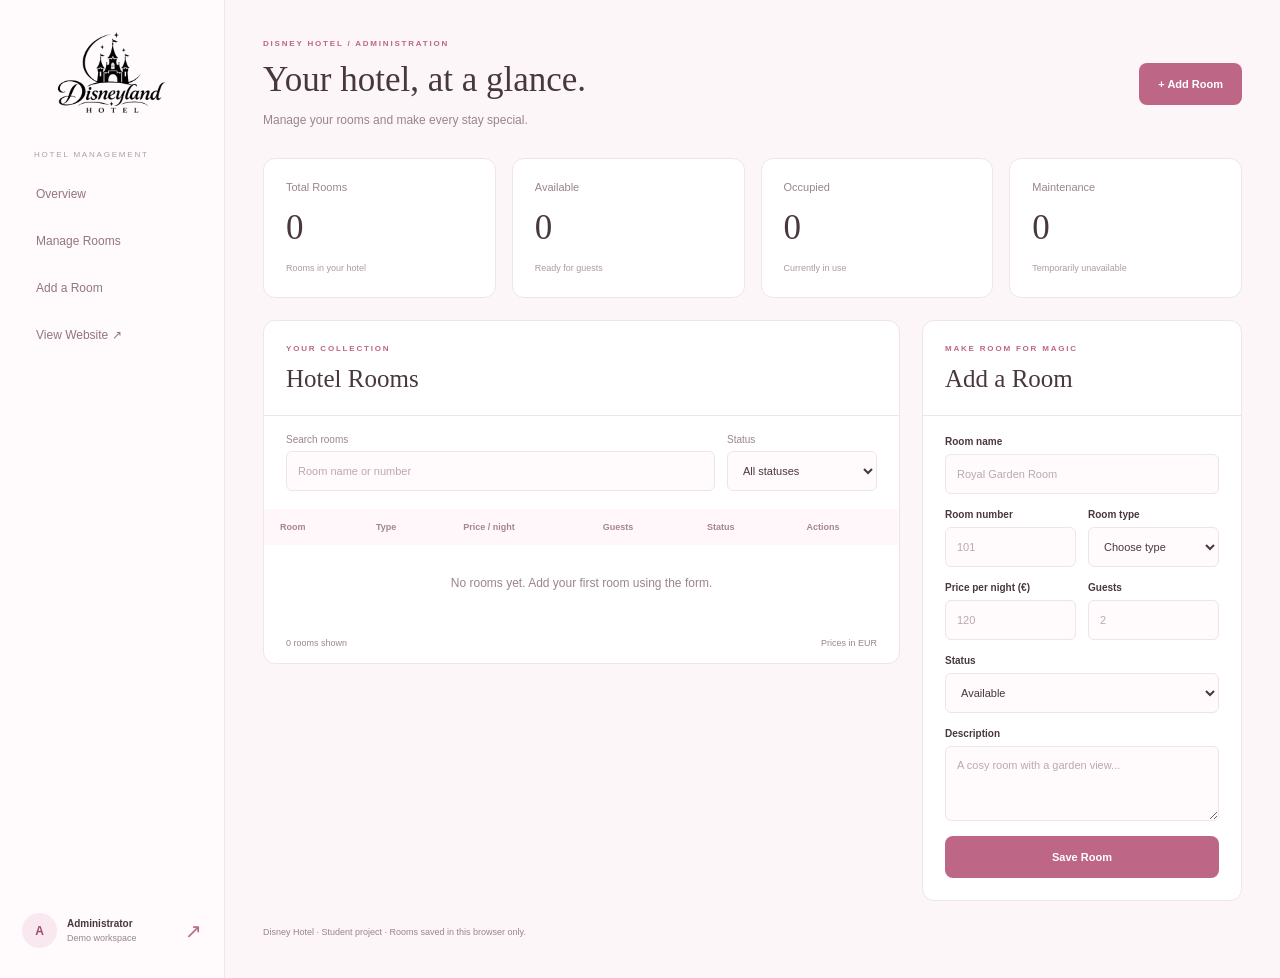
<file: html/admin.html>
<!DOCTYPE html>
<html lang="en">
<head>
  <meta charset="UTF-8">
  <meta name="viewport" content="width=device-width, initial-scale=1.0">
  <title>Admin Panel | Disney Hotel</title>

  <link rel="stylesheet" href="../css/admin.css">
  <script src="../js/admin.js" defer></script>
</head>
<body>

  <div class="dashboard">

    <aside class="sidebar">
      <a href="admin.html" class="logo">
        <img src="../img/logo.png" alt="Disney Hotel">
      </a>

      <p class="sidebar-label">HOTEL MANAGEMENT</p>

      <nav aria-label="Admin navigation">
        <a href="#overview">Overview</a>
        <a href="#rooms">Manage Rooms</a>
        <a href="#room-editor">Add a Room</a>
        <a href="index.html">View Website ↗</a>
      </nav>

      <div class="sidebar-bottom">
        <span class="admin-avatar" aria-hidden="true">A</span>

        <div>
          <strong>Administrator</strong>
          <small>Demo workspace</small>
        </div>

        <a href="login.html" aria-label="Back to Sign In">↗</a>
      </div>
    </aside>

    <main class="main-content">

      <header class="page-header">
        <div>
          <p class="eyebrow">DISNEY HOTEL / ADMINISTRATION</p>
          <h1>Your hotel, at a glance.</h1>
          <p class="subtitle">Manage your rooms and make every stay special.</p>
        </div>

        <button type="button" class="button" id="new-room-button">
          + Add Room
        </button>
      </header>

      <section id="overview" class="statistics" aria-label="Room statistics">

        <article class="stat-card">
          <p>Total Rooms</p>
          <strong id="total-rooms">0</strong>
          <span>Rooms in your hotel</span>
        </article>

        <article class="stat-card">
          <p>Available</p>
          <strong id="available-rooms">0</strong>
          <span>Ready for guests</span>
        </article>

        <article class="stat-card">
          <p>Occupied</p>
          <strong id="occupied-rooms">0</strong>
          <span>Currently in use</span>
        </article>

        <article class="stat-card">
          <p>Maintenance</p>
          <strong id="maintenance-rooms">0</strong>
          <span>Temporarily unavailable</span>
        </article>

      </section>

      <p id="page-message" class="page-message" role="status"></p>

      <div class="workspace">

        <section id="rooms" class="panel rooms-panel" aria-labelledby="rooms-title">

          <header class="panel-header">
            <div>
              <p class="eyebrow">YOUR COLLECTION</p>
              <h2 id="rooms-title">Hotel Rooms</h2>
            </div>
          </header>

          <div class="toolbar">
            <div class="search-field">
              <label for="search">Search rooms</label>

              <input
                type="search"
                id="search"
                placeholder="Room name or number">
            </div>

            <div class="filter-field">
              <label for="status-filter">Status</label>

              <select id="status-filter">
                <option value="all">All statuses</option>
                <option value="available">Available</option>
                <option value="occupied">Occupied</option>
                <option value="maintenance">Maintenance</option>
              </select>
            </div>
          </div>

          <div
            class="table-container"
            tabindex="0"
            role="region"
            aria-label="Rooms table">

            <table>
              <caption class="visually-hidden">
                Hotel rooms, prices, capacity and management actions
              </caption>

              <thead>
                <tr>
                  <th scope="col">Room</th>
                  <th scope="col">Type</th>
                  <th scope="col">Price / night</th>
                  <th scope="col">Guests</th>
                  <th scope="col">Status</th>
                  <th scope="col">Actions</th>
                </tr>
              </thead>

              <tbody id="rooms-list"></tbody>
            </table>

          </div>

          <p id="empty-state" class="empty-state">
            No rooms yet. Add your first room using the form.
          </p>

          <footer class="table-footer">
            <span id="room-count">0 rooms shown</span>
            <span>Prices in EUR</span>
          </footer>

        </section>

        <section
          id="room-editor"
          class="panel editor-panel"
          aria-labelledby="form-title">

          <header class="panel-header">
            <div>
              <p class="eyebrow">MAKE ROOM FOR MAGIC</p>
              <h2 id="form-title">Add a Room</h2>
            </div>
          </header>

          <form id="room-form">

            <div class="field">
              <label for="room-name">Room name</label>

              <input
                type="text"
                id="room-name"
                placeholder="Royal Garden Room"
                maxlength="60"
                required>
            </div>

            <div class="form-row">
              <div class="field">
                <label for="room-number">Room number</label>

                <input
                  type="text"
                  id="room-number"
                  placeholder="101"
                  maxlength="15"
                  required>
              </div>

              <div class="field">
                <label for="room-type">Room type</label>

                <select id="room-type" required>
                  <option value="">Choose type</option>
                  <option value="Classic">Classic</option>
                  <option value="Deluxe">Deluxe</option>
                  <option value="Family">Family</option>
                  <option value="Suite">Suite</option>
                </select>
              </div>
            </div>

            <div class="form-row">
              <div class="field">
                <label for="room-price">Price per night (€)</label>

                <input
                  type="number"
                  id="room-price"
                  placeholder="120"
                  min="1"
                  max="100000"
                  step="0.01"
                  required>
              </div>

              <div class="field">
                <label for="room-capacity">Guests</label>

                <input
                  type="number"
                  id="room-capacity"
                  placeholder="2"
                  min="1"
                  max="20"
                  step="1"
                  required>
              </div>
            </div>

            <div class="field">
              <label for="room-status">Status</label>

              <select id="room-status" required>
                <option value="available">Available</option>
                <option value="occupied">Occupied</option>
                <option value="maintenance">Maintenance</option>
              </select>
            </div>

            <div class="field">
              <label for="room-description">Description</label>

              <textarea
                id="room-description"
                rows="3"
                maxlength="500"
                placeholder="A cosy room with a garden view..."></textarea>
            </div>

            <p id="form-message" class="form-message" role="status"></p>

            <button type="submit" class="button save-button" id="save-button">
              Save Room
            </button>

            <button
              type="button"
              class="cancel-button"
              id="cancel-edit"
              hidden>
              Cancel Editing
            </button>

          </form>

        </section>

      </div>

      <footer class="page-footer">
        Disney Hotel · Student project · Rooms saved in this browser only.
      </footer>

    </main>

  </div>

</body>
</html>
</file>
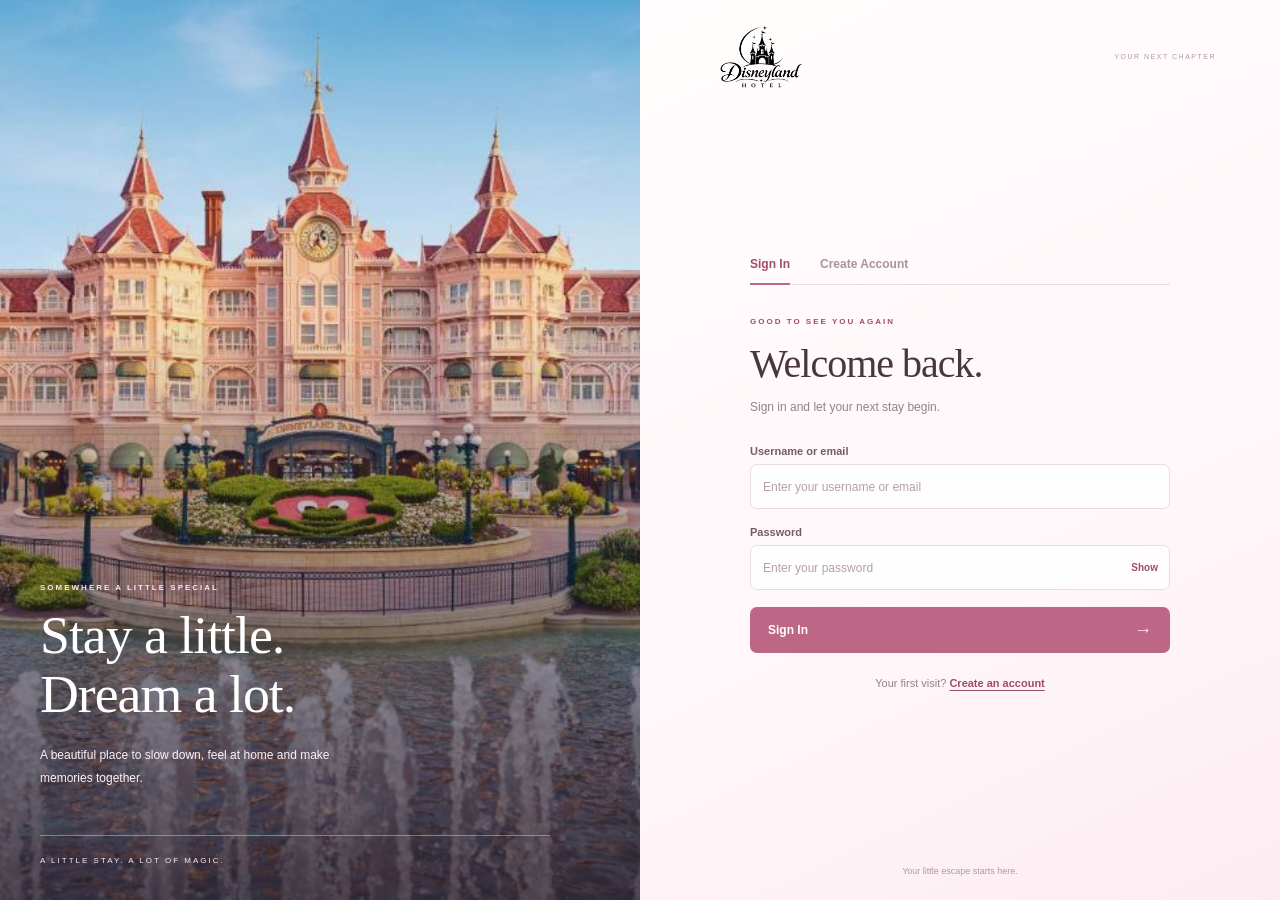
<file: html/login.html>
<!DOCTYPE html>
<html lang="en">
<head>
  <meta charset="UTF-8">
  <meta name="viewport" content="width=device-width, initial-scale=1.0">
  <title>Sign In | Disney Hotel</title>

  <link rel="stylesheet" href="../css/login.css">
  <script src="../js/login.js" defer></script>
</head>
<body>

  <main class="account-page">

    <aside class="hotel-panel" aria-label="Welcome to Disney Hotel">
    

      <div class="hotel-story">
        <p class="eyebrow">SOMEWHERE A LITTLE SPECIAL</p>

        <h2>Stay a little.<br>Dream a lot.</h2>

        <p class="hotel-description">
          A beautiful place to slow down,
          feel at home and make memories together.
        </p>
      </div>

      <p class="hotel-caption">A LITTLE STAY. A LOT OF MAGIC.</p>
    </aside>

    <section class="account-panel" aria-labelledby="login-title">

      <header class="account-header">
        <a href="login.html" class="logo">
          <img src="../img/logo.png" alt="Disney Hotel">
        </a>

        <span class="header-detail">YOUR NEXT CHAPTER</span>
      </header>

      <div class="form-container">

        <nav class="account-tabs" aria-label="Account">
          <a href="login.html" aria-current="page">Sign In</a>
          <a href="register.html">Create Account</a>
        </nav>

        <div class="form-heading">
          <p class="eyebrow">GOOD TO SEE YOU AGAIN</p>
          <h1 id="login-title">Welcome back.</h1>
          <p>Sign in and let your next stay begin.</p>
        </div>

        <form id="login-form">

          <div class="field">
            <label for="username">Username or email</label>

            <input
              type="text"
              id="username"
              name="username"
              placeholder="Enter your username or email"
              autocomplete="username"
              required>
          </div>

          <div class="field">
            <label for="password">Password</label>

            <div class="password-box">
              <input
                type="password"
                id="password"
                name="password"
                placeholder="Enter your password"
                autocomplete="current-password"
                required>

              <button
                type="button"
                class="password-button"
                data-target="password"
                aria-controls="password"
                aria-pressed="false">
                Show
              </button>
            </div>
          </div>

          <button type="submit" class="main-button">
            Sign In
            <span aria-hidden="true">→</span>
          </button>

          <p id="message" class="message" role="status"></p>

        </form>

        <p class="switch-page">
          Your first visit?
          <a href="register.html">Create an account</a>
        </p>

      </div>

      <footer class="account-footer">
        
        Your little escape starts here.
      </footer>

    </section>

  </main>

</body>
</html>
</file>
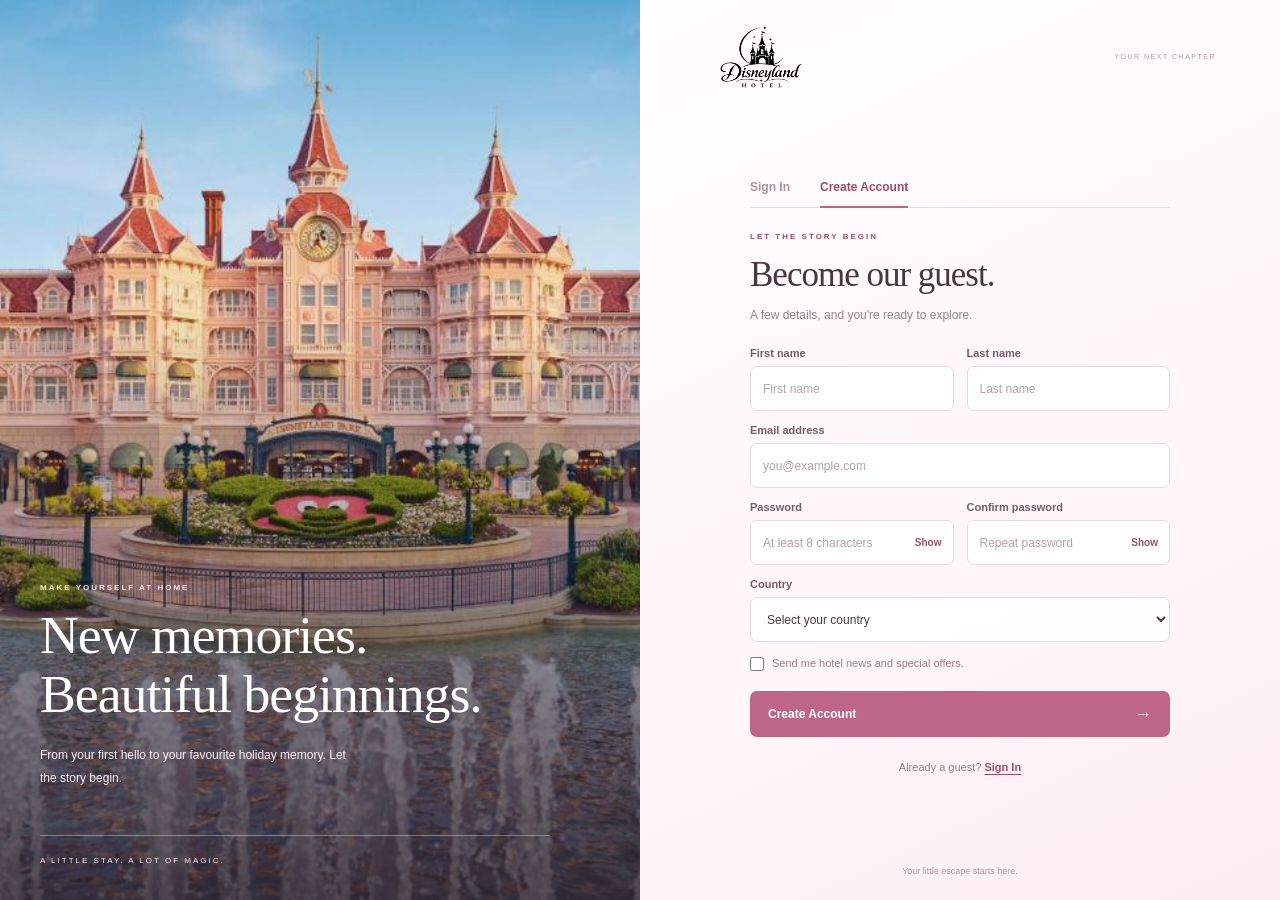
<file: html/register.html>
<!DOCTYPE html>
<html lang="en">
<head>
  <meta charset="UTF-8">
  <meta name="viewport" content="width=device-width, initial-scale=1.0">
  <title>Create Account | Disney Hotel</title>

  <link rel="stylesheet" href="../css/login.css">
  <script src="../js/login.js" defer></script>
</head>
<body>

  <main class="account-page">

    <aside class="hotel-panel" aria-label="Welcome to Disney Hotel">
     

      <div class="hotel-story">
        <p class="eyebrow">MAKE YOURSELF AT HOME</p>

        <h2>New memories.<br>Beautiful beginnings.</h2>

        <p class="hotel-description">
          From your first hello to your favourite
          holiday memory. Let the story begin.
        </p>
      </div>

      <p class="hotel-caption">A LITTLE STAY. A LOT OF MAGIC.</p>
    </aside>

    <section
      class="account-panel register-panel"
      aria-labelledby="register-title">

      <header class="account-header">
        <a href="login.html" class="logo">
          <img src="../img/logo.png" alt="Disney Hotel">
        </a>

        <span class="header-detail">YOUR NEXT CHAPTER</span>
      </header>

      <div class="form-container">

        <nav class="account-tabs" aria-label="Account">
          <a href="login.html">Sign In</a>
          <a href="register.html" aria-current="page">
            Create Account
          </a>
        </nav>

        <div class="form-heading">
          <p class="eyebrow">LET THE STORY BEGIN</p>
          <h1 id="register-title">Become our guest.</h1>
          <p>A few details, and you're ready to explore.</p>
        </div>

        <form id="register-form">

          <div class="form-row">
            <div class="field">
              <label for="first-name">First name</label>

              <input
                type="text"
                id="first-name"
                name="firstName"
                placeholder="First name"
                autocomplete="given-name"
                required>
            </div>

            <div class="field">
              <label for="last-name">Last name</label>

              <input
                type="text"
                id="last-name"
                name="lastName"
                placeholder="Last name"
                autocomplete="family-name"
                required>
            </div>
          </div>

          <div class="field">
            <label for="email">Email address</label>

            <input
              type="email"
              id="email"
              name="email"
              placeholder="you@example.com"
              autocomplete="email"
              required>
          </div>

          <div class="form-row">
            <div class="field">
              <label for="password">Password</label>

              <div class="password-box">
                <input
                  type="password"
                  id="password"
                  name="password"
                  placeholder="At least 8 characters"
                  minlength="8"
                  autocomplete="new-password"
                  required>

                <button
                  type="button"
                  class="password-button"
                  data-target="password"
                  aria-controls="password"
                  aria-pressed="false">
                  Show
                </button>
              </div>
            </div>

            <div class="field">
              <label for="confirm-password">Confirm password</label>

              <div class="password-box">
                <input
                  type="password"
                  id="confirm-password"
                  name="confirmPassword"
                  placeholder="Repeat password"
                  minlength="8"
                  autocomplete="new-password"
                  required>

                <button
                  type="button"
                  class="password-button"
                  data-target="confirm-password"
                  aria-controls="confirm-password"
                  aria-pressed="false">
                  Show
                </button>
              </div>
            </div>
          </div>

          <div class="field">
            <label for="country">Country</label>

            <select id="country" name="country" required>
              <option value="">Select your country</option>
              <option value="Kosovo">Kosovo</option>
              <option value="Albania">Albania</option>
              <option value="Germany">Germany</option>
              <option value="France">France</option>
              <option value="Other">Other</option>
            </select>
          </div>

          <label class="checkbox-label">
            <input type="checkbox" name="newsletter">
            <span>Send me hotel news and special offers.</span>
          </label>

          <button type="submit" class="main-button">
            Create Account
            <span aria-hidden="true">→</span>
          </button>

          <p id="message" class="message" role="status"></p>

        </form>

        <p class="switch-page">
          Already a guest?
          <a href="login.html">Sign In</a>
        </p>

      </div>

      <footer class="account-footer">
        Your little escape starts here.
      </footer>

    </section>

  </main>

</body>
</html>
</file>
<file: css/admin.css>
:root {
  --background: #fcf6f8;
  --white: #ffffff;
  --pink: #bd6686;
  --pink-dark: #9e4c6b;
  --pink-light: #f9e8ef;
  --text: #493740;
  --muted: #9a8490;
  --border: #f0e4e9;
}

* {
  box-sizing: border-box;
}

body {
  margin: 0;
  font-family: Arial, sans-serif;
  color: var(--text);
  background: var(--background);
}

a {
  color: inherit;
  text-decoration: none;
}

button,
input,
select,
textarea {
  font: inherit;
}

button {
  cursor: pointer;
}

button:focus-visible,
a:focus-visible,
.table-container:focus-visible {
  outline: 3px solid var(--pink);
  outline-offset: 3px;
}

[hidden] {
  display: none !important;
}

.visually-hidden {
  position: absolute;
  width: 1px;
  height: 1px;
  overflow: hidden;
  clip-path: inset(50%);
  white-space: nowrap;
}




.dashboard {
  display: flex;
  min-height: 100svh;
}


.sidebar {
  flex: 0 0 225px;
  padding: 30px 22px;

  display: flex;
  flex-direction: column;

  border-right: 1px solid var(--border);
  background: #fffafb;
}

.logo {
  display: flex;
  justify-content: center;
  margin-bottom: 35px;
}

.logo img {
  width: 140px;
  height: 85px;
  object-fit: contain;
}

.sidebar-label {
  margin: 0 12px 15px;
  color: #b39aa7;
  font-size: 8px;
  letter-spacing: 1.8px;
}

.sidebar nav {
  display: flex;
  flex-direction: column;
  gap: 7px;
}

.sidebar nav a {
  padding: 13px 14px;
  border-radius: 8px;

  color: #927582;
  font-size: 12px;

  transition:
    color 0.2s ease,
    background-color 0.2s ease;
}

.sidebar nav a:hover {
  color: var(--pink-dark);
  background: var(--pink-light);
}

.sidebar-bottom {
  display: flex;
  align-items: center;
  gap: 10px;

  margin-top: auto;
  padding-top: 30px;
}

.admin-avatar {
  width: 35px;
  height: 35px;

  display: flex;
  align-items: center;
  justify-content: center;

  border-radius: 50%;
  color: var(--pink-dark);
  background: var(--pink-light);
  font-size: 12px;
  font-weight: bold;
}

.sidebar-bottom strong {
  display: block;
  font-size: 10px;
}

.sidebar-bottom small {
  display: block;
  margin-top: 4px;
  color: var(--muted);
  font-size: 9px;
}

.sidebar-bottom > a {
  margin-left: auto;
  color: var(--pink);
  font-size: 20px;
}


.main-content {
  flex: 1;
  min-width: 0;
  padding: 38px;
}

.page-header {
  display: flex;
  align-items: center;
  justify-content: space-between;
  flex-wrap: wrap;
  gap: 20px;

  margin-bottom: 28px;
}

.eyebrow {
  margin: 0 0 9px;
  color: var(--pink);
  font-size: 8px;
  font-weight: bold;
  letter-spacing: 1.8px;
  line-height: 1.6;
}

h1 {
  margin: 0 0 10px;
  font-family: Georgia, serif;
  font-size: 35px;
  font-weight: normal;
}

.subtitle {
  margin: 0;
  color: var(--muted);
  font-size: 12px;
  line-height: 1.7;
}

.button {
  display: inline-flex;
  align-items: center;
  justify-content: center;

  min-height: 42px;
  padding: 12px 19px;

  border: none;
  border-radius: 8px;

  background: var(--pink);
  color: white;
  font-size: 11px;
  font-weight: bold;
}

.button:hover {
  background: var(--pink-dark);
}



.statistics {
  display: flex;
  flex-wrap: wrap;
  gap: 16px;
  margin-bottom: 22px;
}

.stat-card {
  flex: 1 1 160px;
  padding: 22px;

  border: 1px solid var(--border);
  border-radius: 12px;
  background: white;
}

.stat-card p {
  margin: 0 0 15px;
  color: var(--muted);
  font-size: 11px;
}

.stat-card strong {
  display: block;
  margin-bottom: 9px;

  font-family: Georgia, serif;
  font-size: 35px;
  font-weight: normal;
}

.stat-card span {
  color: #ad99a3;
  font-size: 9px;
}

/* =========================
   TABELA DHE FORMULARI
========================= */

.workspace {
  display: flex;
  align-items: flex-start;
  gap: 22px;
}

.panel {
  border: 1px solid var(--border);
  border-radius: 12px;
  background: white;
}

.rooms-panel {
  flex: 1;
  min-width: 0;
  overflow: hidden;
}

.editor-panel {
  flex: 0 0 320px;
  min-width: 0;
  padding-bottom: 22px;
}

.panel-header {
  padding: 22px;
  border-bottom: 1px solid var(--border);
}

.panel-header h2 {
  margin: 0;
  font-family: Georgia, serif;
  font-size: 25px;
  font-weight: normal;
}

.toolbar {
  display: flex;
  flex-wrap: wrap;
  gap: 12px;
  padding: 18px 22px;
}

.search-field {
  flex: 1 1 180px;
}

.filter-field {
  flex: 0 1 150px;
}

.toolbar label {
  display: block;
  margin-bottom: 6px;
  color: var(--muted);
  font-size: 10px;
}



.table-container {
  overflow-x: auto;
}

table {
  width: 100%;
  border-collapse: collapse;
  text-align: left;
}

th {
  padding: 13px 16px;
  background: #fff7fa;
  color: #a38694;
  font-size: 9px;
  font-weight: bold;
  white-space: nowrap;
}

td {
  padding: 17px 16px;
  border-bottom: 1px solid #f5edf1;
  font-size: 11px;
  vertical-align: middle;
}

.room-name {
  display: block;
  margin-bottom: 5px;
  font-size: 11px;
}

.room-number {
  display: block;
  color: var(--muted);
  font-size: 9px;
}

.badge {
  display: inline-block;
  padding: 6px 9px;
  border-radius: 20px;
  font-size: 9px;
  white-space: nowrap;
}

.badge.available {
  color: #397356;
  background: #edf7f0;
}

.badge.occupied {
  color: #ac5a7c;
  background: #fceaf2;
}

.badge.maintenance {
  color: #9e7a35;
  background: #fff5dd;
}

.actions {
  display: flex;
  gap: 6px;
}

.action-button {
  padding: 7px 9px;
  border: 1px solid var(--border);
  border-radius: 5px;
  background: white;
  color: var(--pink-dark);
  font-size: 9px;
}

.action-button:hover {
  background: #fff0f5;
}

.action-button.delete {
  color: #b84757;
}

.empty-state {
  padding: 28px 22px;
  margin: 0;
  text-align: center;
  color: var(--muted);
  font-size: 12px;
  line-height: 1.8;
}

.table-footer {
  display: flex;
  justify-content: space-between;
  gap: 15px;
  padding: 15px 22px;
  color: var(--muted);
  font-size: 9px;
}

#room-form {
  padding: 20px 22px 0;
}

.form-row {
  display: flex;
  gap: 12px;
}

.field {
  flex: 1;
  min-width: 0;
  margin-bottom: 15px;
}

.field label {
  display: block;
  margin-bottom: 7px;
  font-size: 10px;
  font-weight: bold;
}

input,
select,
textarea {
  display: block;
  width: 100%;
  min-width: 0;
  padding: 10px 11px;

  border: 1px solid var(--border);
  border-radius: 6px;
  outline: none;

  background: #fffafb;
  color: var(--text);
  font-size: 11px;
}

input,
select {
  height: 40px;
}

textarea {
  resize: vertical;
  line-height: 1.6;
}

input:focus,
select:focus,
textarea:focus {
  border-color: var(--pink);
  box-shadow: 0 0 0 3px rgba(189, 102, 134, 0.08);
}

input::placeholder,
textarea::placeholder {
  color: #bca8b2;
}

.save-button {
  width: 100%;
}

.cancel-button {
  width: 100%;
  margin-top: 9px;
  padding: 10px;

  border: 1px solid var(--border);
  border-radius: 7px;

  background: white;
  color: var(--muted);
  font-size: 11px;
}

.form-message,
.page-message {
  color: #397356;
  font-size: 11px;
  line-height: 1.7;
}

.form-message:empty,
.page-message:empty {
  display: none;
}

.form-message {
  color: #b84757;
}

.page-message.error {
  color: #b84757;
}

.page-footer {
  margin-top: 24px;
  color: var(--muted);
  font-size: 9px;
  line-height: 1.7;
}

@media (max-width: 1250px) {
  .workspace {
    flex-direction: column;
  }

  .rooms-panel,
  .editor-panel {
    width: 100%;
    flex: auto;
  }
}

@media (max-width: 900px) {
  .sidebar {
    flex-basis: 180px;
    padding: 25px 15px;
  }

  .main-content {
    padding: 26px;
  }

  h1 {
    font-size: 30px;
  }
}

@media (max-width: 650px) {
  .dashboard {
    flex-direction: column;
  }

  .sidebar {
    flex: auto;
    padding: 15px 20px;
    border-right: none;
    border-bottom: 1px solid var(--border);
  }

  .logo {
    justify-content: flex-start;
    margin-bottom: 12px;
  }

  .logo img {
    width: 100px;
    height: 55px;
  }

  .sidebar-label,
  .sidebar-bottom {
    display: none;
  }

  .sidebar nav {
    flex-direction: row;
    flex-wrap: wrap;
    gap: 5px;
  }

  .sidebar nav a {
    padding: 9px 10px;
    font-size: 10px;
  }

  .main-content {
    padding: 24px 16px;
  }

  h1 {
    font-size: 29px;
  }

  .statistics {
    gap: 10px;
  }

  .stat-card {
    flex-basis: calc(50% - 10px);
    padding: 17px;
  }

  .stat-card strong {
    font-size: 30px;
  }
}

@media (max-width: 360px) {
  .form-row {
    flex-direction: column;
    gap: 0;
  }
}
</file>
<file: css/login.css>
:root {
  --pink: #bd6686;
  --pink-dark: #9e4c6b;
  --background: #fff9fb;
  --text: #493740;
  --muted: #95818a;
  --border: #eadce2;
}

* {
  box-sizing: border-box;
}

body {
  margin: 0;
  font-family: Arial, sans-serif;
  color: var(--text);
  background: var(--background);
}

a {
  color: inherit;
  text-decoration: none;
}

button,
input,
select {
  font: inherit;
}

button {
  cursor: pointer;
}

a:focus-visible,
button:focus-visible {
  outline: 3px solid var(--pink);
  outline-offset: 4px;
}


.account-page {
  display: flex;
  min-height: 100svh;
}

.hotel-panel {
  position: relative;
  flex: 0 0 50%;
  min-width: 0;
  padding: 40px 7% 35px 40px;

  display: flex;
  flex-direction: column;
  justify-content: space-between;

  color: white;
  background-color: #b99ca7;

  
  background-image:
    linear-gradient(
      180deg,
      rgba(25, 18, 24, 0.12) 0%,
      rgba(25, 18, 24, 0.03) 35%,
      rgba(35, 20, 29, 0.72) 100%
    ),
    url("../img/hotel.jpg");

  background-size: cover;
  background-position: center;
  background-repeat: no-repeat;
}


.hotel-story {
  margin-top: auto;
  padding-top: 150px;
  padding-bottom: 45px;
}

.eyebrow {
  margin: 0 0 12px;
  color: var(--pink-dark);
  font-size: 8px;
  font-weight: bold;
  line-height: 1.7;
  letter-spacing: 2px;
}

.hotel-story .eyebrow {
  color: #ffe4ef;
}

.hotel-story h2 {
  margin: 0 0 20px;
  font-family: Georgia, serif;
  font-size: clamp(38px, 4.2vw, 64px);
  font-weight: normal;
  line-height: 1.1;
  letter-spacing: -1px;
  text-shadow: 0 2px 20px rgba(0, 0, 0, 0.15);
}

.hotel-description {
  max-width: 320px;
  margin: 0;
  color: #fff1f6;
  font-size: 12px;
  line-height: 1.9;
}

.hotel-caption {
  margin: 0;
  padding-top: 20px;
  border-top: 1px solid rgba(255, 255, 255, 0.35);

  color: #ffe9f1;
  font-size: 8px;
  letter-spacing: 2px;
}

.account-panel {
  flex: 1;
  min-width: 0;
  padding: 24px 5%;

  display: flex;
  flex-direction: column;

  background: linear-gradient(
    155deg,
    #fffdfd 0%,
    #fff6f9 65%,
    #fcecf2 100%
  );
}

.account-header {
  display: flex;
  align-items: center;
  justify-content: space-between;
  gap: 20px;
  margin-bottom: 20px;
}

.logo {
  display: inline-flex;
  align-items: center;
}

.logo img {
  display: block;
  width: 115px;
  height: 65px;
  object-fit: contain;
}

.header-detail {
  color: #b29aa5;
  font-size: 7px;
  letter-spacing: 1.5px;
}

.form-container {
  width: 100%;
  max-width: 420px;
  margin: auto;
  padding: 12px 0 22px;
}

/* Sign In / Create Account */
.account-tabs {
  display: flex;
  gap: 30px;
  margin-bottom: 30px;
  border-bottom: 1px solid var(--border);
}

.account-tabs a {
  position: relative;
  padding: 0 0 13px;

  color: #aa939f;
  font-size: 12px;
  font-weight: bold;
}

.account-tabs a:hover,
.account-tabs a[aria-current="page"] {
  color: var(--pink-dark);
}

.account-tabs a[aria-current="page"]::after {
  content: "";
  position: absolute;
  bottom: -1px;
  left: 0;
  right: 0;
  height: 2px;
  background: var(--pink);
}

/* Titulli */
.form-heading {
  margin-bottom: 27px;
}

.form-heading h1 {
  margin: 0 0 10px;
  font-family: Georgia, serif;
  font-size: 40px;
  font-weight: normal;
  line-height: 1.15;
  letter-spacing: -1px;
}

.form-heading > p:last-child {
  margin: 0;
  color: var(--muted);
  font-size: 12px;
  line-height: 1.8;
}

/* Fushat */
.form-row {
  display: flex;
  gap: 13px;
}

.field {
  flex: 1;
  min-width: 0;
  margin-bottom: 17px;
}

.field > label {
  display: block;
  margin-bottom: 7px;
  color: #755b68;
  font-size: 11px;
  font-weight: bold;
}

.field input,
.field select {
  display: block;
  width: 100%;
  min-width: 0;
  height: 45px;
  padding: 11px 12px;

  border: 1px solid var(--border);
  border-radius: 7px;
  outline: none;

  background: rgba(255, 255, 255, 0.85);
  color: var(--text);
  font-size: 12px;

  transition:
    border-color 0.2s ease,
    box-shadow 0.2s ease;
}

.field input::placeholder {
  color: #b5a1ab;
}

.field input:focus,
.field select:focus {
  border-color: var(--pink);
  box-shadow: 0 0 0 3px rgba(189, 102, 134, 0.1);
}

/* Show / Hide */
.password-box {
  position: relative;
}

.password-box input {
  padding-right: 55px;
}

.password-button {
  position: absolute;
  top: 1px;
  right: 2px;
  bottom: 1px;

  padding: 0 10px;
  border: none;
  border-radius: 5px;

  background: transparent;
  color: var(--pink-dark);
  font-size: 10px;
  font-weight: bold;
}

.password-button:hover {
  background: #fff0f5;
}

/* Checkbox */
.checkbox-label {
  display: flex;
  align-items: flex-start;
  gap: 8px;

  margin: 1px 0 18px;
  color: var(--muted);
  font-size: 11px;
  line-height: 1.6;
}

.checkbox-label input {
  flex-shrink: 0;
  width: 14px;
  height: 14px;
  margin: 2px 0 0;
  accent-color: var(--pink);
}

/* Butoni pa levizje */
.main-button {
  display: flex;
  align-items: center;
  justify-content: space-between;
  gap: 15px;

  width: 100%;
  min-height: 46px;
  padding: 13px 18px;

  border: none;
  border-radius: 7px;

  background: var(--pink);
  color: white;
  font-size: 12px;
  font-weight: bold;

  transition: background-color 0.2s ease;
}

.main-button:hover {
  background: var(--pink-dark);
}

.main-button span {
  color: #ffeaf2;
  font-size: 18px;
  line-height: 1;
}

/* Mesazhet dhe linket */
.message {
  margin: 12px 0 0;
  color: #397558;
  font-size: 12px;
  line-height: 1.6;
}

.message:empty {
  display: none;
}

.message.error {
  color: #ac3154;
}

.switch-page {
  margin: 21px 0 0;
  color: var(--muted);
  text-align: center;
  font-size: 11px;
  line-height: 1.8;
}

.switch-page a {
  color: var(--pink-dark);
  font-weight: bold;
  text-decoration: underline;
  text-underline-offset: 3px;
}

/* Fundi i panelit */
.account-footer {
  display: flex;
  align-items: center;
  justify-content: center;
  gap: 8px;

  margin-top: 14px;
  color: #b297a4;
  font-size: 9px;
}

.account-footer span {
  color: var(--pink);
  font-size: 14px;
}

/* Register me kompakt */
.register-panel .account-header {
  margin-bottom: 12px;
}

.register-panel .account-tabs {
  margin-bottom: 22px;
}

.register-panel .form-heading {
  margin-bottom: 20px;
}

.register-panel .form-heading h1 {
  font-size: 35px;
}

.register-panel .field {
  margin-bottom: 13px;
}

.register-panel .form-container {
  padding-bottom: 8px;
}


/* Pamja per laptop */
@media (min-width: 761px) and (max-height: 760px) {
  .account-panel {
    padding-top: 16px;
    padding-bottom: 16px;
  }

  .register-panel .logo img {
    width: 95px;
    height: 48px;
  }

  .register-panel .account-header {
    margin-bottom: 8px;
  }

  .register-panel .account-tabs {
    margin-bottom: 17px;
  }

  .register-panel .form-heading {
    margin-bottom: 16px;
  }

  .register-panel .form-heading h1 {
    font-size: 31px;
  }
}

/* Pamja per tablet */

@media (max-width: 1050px) {
  .hotel-panel {
    flex-basis: 43%;
    padding: 30px;
  }

  .hotel-story h2 {
    font-size: 43px;
  }

  .account-panel {
    padding-left: 4%;
    padding-right: 4%;
  }

  .header-detail {
    display: none;
  }
}

/* Pamja per telefon */

@media (max-width: 760px) {
  .account-page {
    flex-direction: column;
  }

  /* Fotoja vendoset lart formes */
  .hotel-panel {
    flex: auto;
    min-height: 220px;
    padding: 22px 7%;
    background-position: center 45%;
  }

 

  .hotel-story {
    padding-top: 45px;
    padding-bottom: 0;
  }

  .hotel-story .eyebrow,
  .hotel-description,
  .hotel-caption {
    display: none;
  }

  .hotel-story h2 {
    margin: 0;
    font-size: 31px;
  }

  .hotel-story h2 br {
    display: none;
  }

  .account-panel {
    padding: 24px 7%;
  }

  .account-header {
    margin-bottom: 20px;
  }

  .logo img {
    width: 105px;
    height: 55px;
  }

  .form-container {
    max-width: 460px;
    padding-top: 5px;
  }

  .form-heading h1 {
    font-size: 35px;
  }
}

@media (max-width: 420px) {
  .form-row {
    flex-direction: column;
    gap: 0;
  }

  .register-panel .form-heading h1 {
    font-size: 31px;
  }

  .account-tabs {
    gap: 25px;
  }
}

@media (prefers-reduced-motion: reduce) {
  * {
    transition: none !important;
  }
}
</file>
